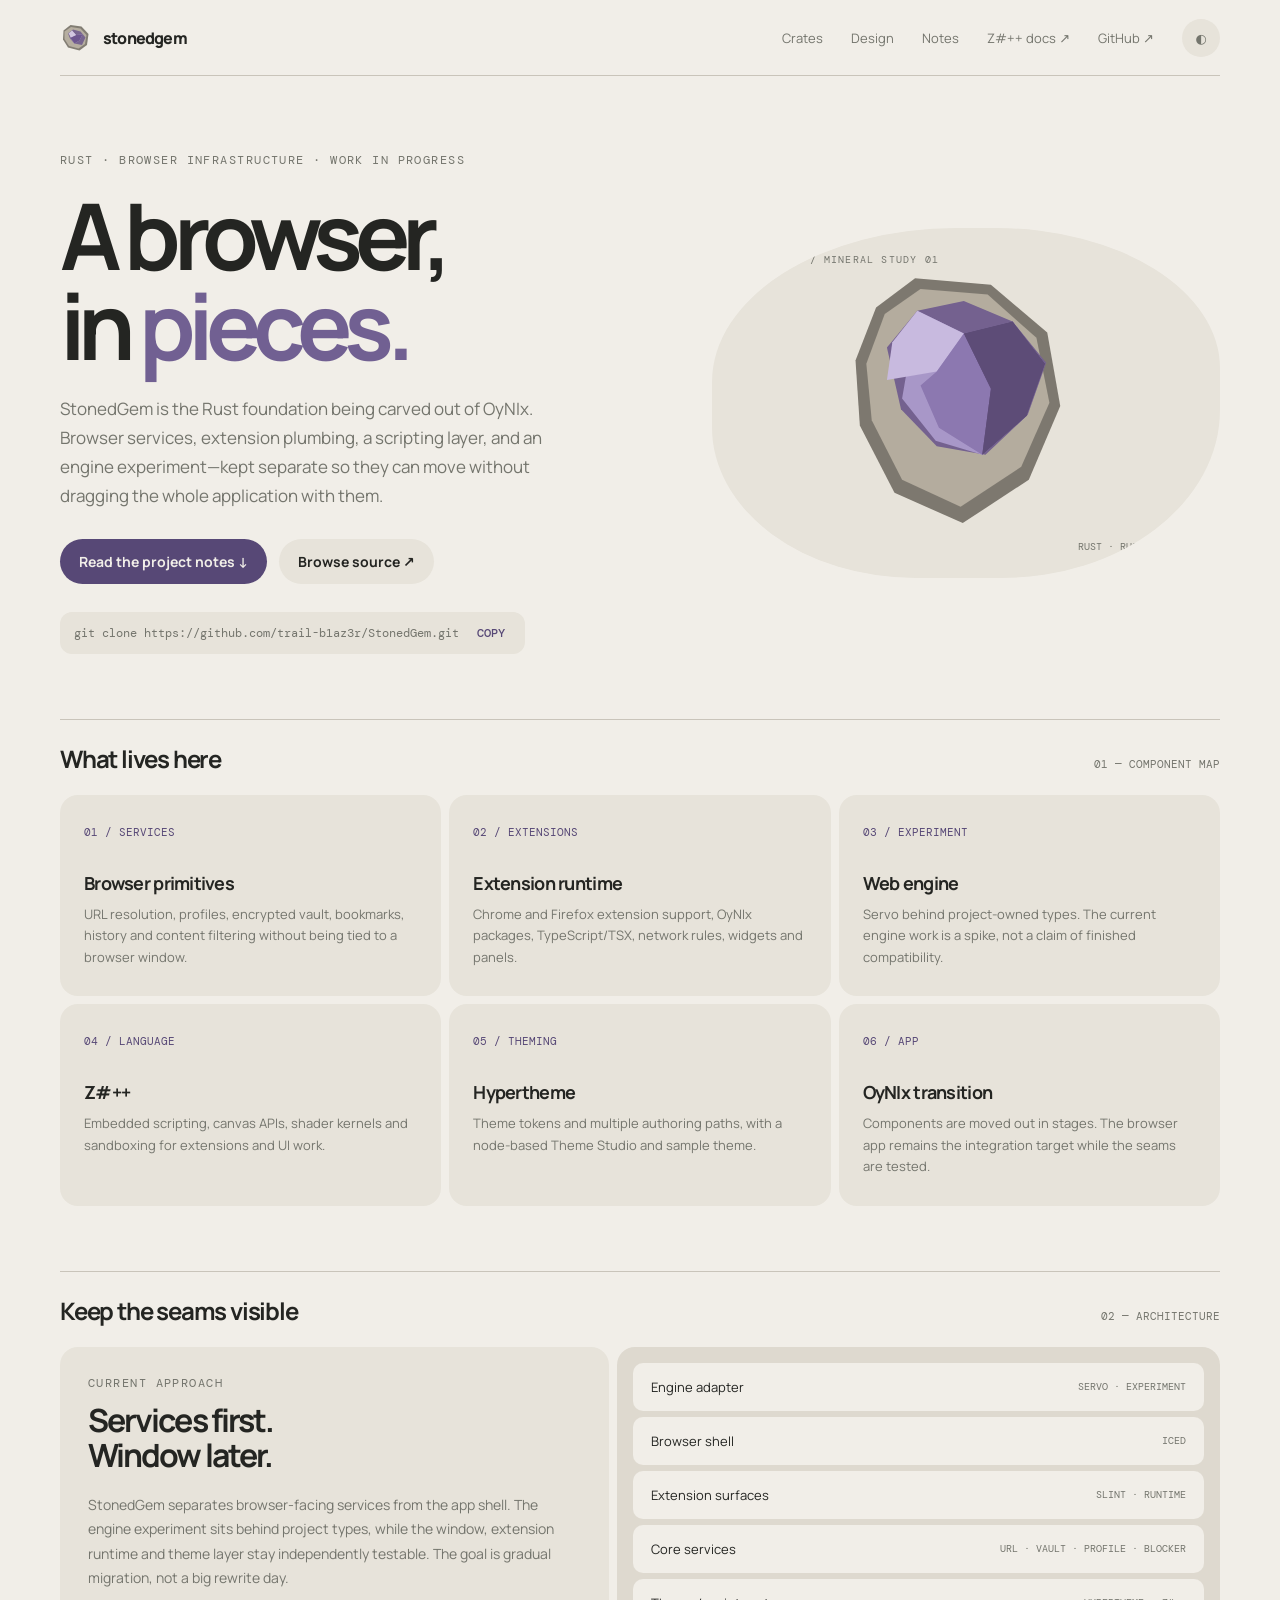
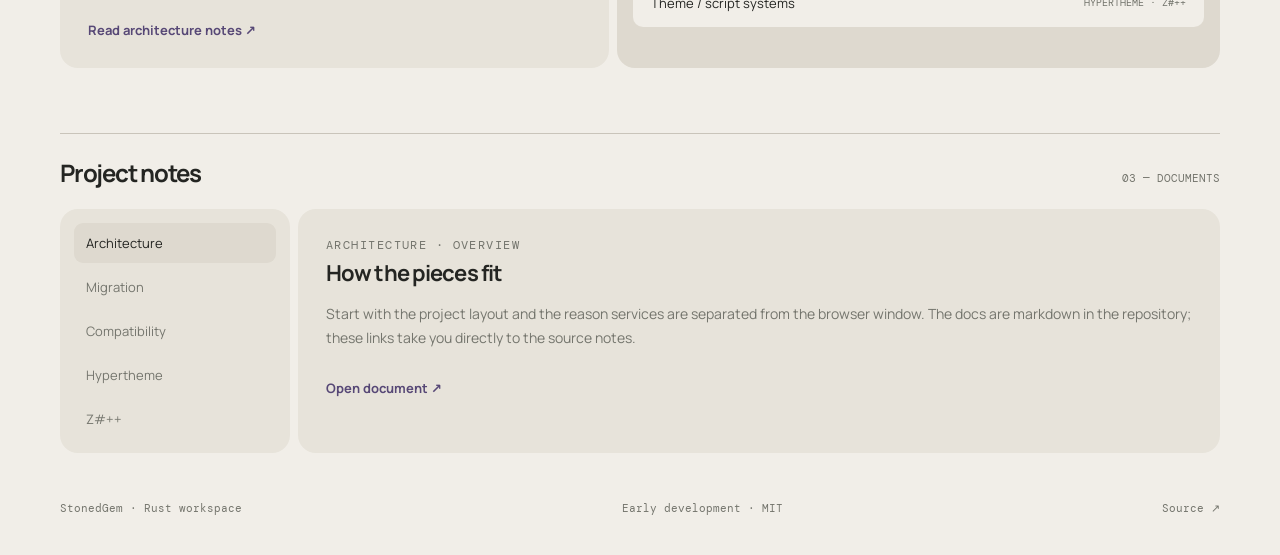
<file: index.html>
<!doctype html>
<html lang="en">
<head>
<meta charset="utf-8"><meta name="viewport" content="width=device-width,initial-scale=1">
<meta name="theme-color" content="#f1eee8"><meta name="description" content="StonedGem is a modular browser platform in Rust, without Chromium or Qt.">
<title>StonedGem — Browser components, in Rust</title>
<style>
@import url('https://fonts.googleapis.com/css2?family=DM+Mono:wght@400;500&family=Manrope:wght@400;500;600;700;800&display=swap');
:root{color-scheme:light;--bg:#f1eee8;--ink:#242522;--muted:#74756d;--panel:#e7e3da;--panel2:#ded9cf;--violet:#716092;--violet-dark:#574876;--line:#c9c4ba;--mono:'DM Mono',monospace;--sans:'Manrope',system-ui,sans-serif}
[data-theme=dark]{color-scheme:dark;--bg:#222321;--ink:#e9e6df;--muted:#aaa99f;--panel:#2d2e2b;--panel2:#383934;--violet:#b4a5d4;--violet-dark:#d0c5e4;--line:#4b4c46}
*{box-sizing:border-box}html{scroll-behavior:smooth}body{margin:0;background:var(--bg);color:var(--ink);font-family:var(--sans);transition:background .25s,color .25s}a{color:inherit;text-decoration:none}button{font:inherit;color:inherit;cursor:pointer} .wrap{width:min(1160px,calc(100% - 48px));margin:auto}
header{height:76px;display:flex;align-items:center;justify-content:space-between;border-bottom:1px solid var(--line)}.brand{display:flex;align-items:center;gap:11px;font-weight:800;letter-spacing:-.05em}.brand svg{width:32px;height:32px}.nav{display:flex;align-items:center;gap:28px;font-size:13px;color:var(--muted)}.nav a:hover{color:var(--ink)}.theme{border:0;background:var(--panel);border-radius:50%;width:38px;height:38px}
main{padding:76px 0 20px}.hero{display:grid;grid-template-columns:1.1fr .9fr;gap:30px;align-items:center;min-height:400px}.eyebrow,.kicker{font:12px var(--mono);text-transform:uppercase;letter-spacing:.12em;color:var(--muted)}h1{font-size:clamp(48px,7.4vw,92px);letter-spacing:-.085em;line-height:.98;margin:22px 0 25px;font-weight:700;max-width:760px}h1 span{color:var(--violet)}.intro{font-size:17px;line-height:1.7;max-width:520px;color:var(--muted)}.actions{display:flex;gap:12px;flex-wrap:wrap;margin:28px 0}.btn{padding:13px 19px;border-radius:999px;background:var(--violet-dark);color:var(--bg);font-size:14px;font-weight:700;transition:transform .22s cubic-bezier(.2,.8,.2,1),opacity .2s}.btn:hover{transform:translateY(-2px);opacity:.88}.btn.secondary{background:var(--panel);color:var(--ink)}.clone{display:inline-flex;align-items:center;gap:12px;background:var(--panel);padding:12px 14px;border-radius:12px;font:12px var(--mono);color:var(--muted);max-width:100%;overflow-wrap:anywhere}.clone button{border:0;background:transparent;color:var(--violet-dark);font-size:12px;font-weight:500}
.art{position:relative;display:flex;justify-content:center;align-items:center;min-height:350px;background:var(--panel);border-radius:48% 44% 43% 40% / 44% 40% 48% 43%;overflow:hidden}.art svg{width:min(260px,68%);height:auto;animation:float 7s ease-in-out infinite;filter:none}.art:before{content:'STONEDGEM / MINERAL STUDY 01';position:absolute;top:25px;left:26px;font:10px var(--mono);letter-spacing:.12em;color:var(--muted)}.art:after{content:'RUST · RUST · SERVO';position:absolute;bottom:25px;right:28px;font:10px var(--mono);color:var(--muted)}@keyframes float{50%{transform:translateY(-7px) rotate(1deg)}}.divider{border-top:1px solid var(--line);margin:65px 0 0}
.section-head{display:flex;align-items:baseline;justify-content:space-between;gap:18px;padding:22px 0 20px}.section-head h2{font-size:24px;letter-spacing:-.05em;margin:0}.section-head small{font:11px var(--mono);color:var(--muted)}
.modules{display:grid;grid-template-columns:repeat(3,1fr);gap:8px}.module{background:var(--panel);padding:24px 24px 28px;min-height:190px;border-radius:18px;transition:background .2s,transform .25s}.module:hover{background:var(--panel2);transform:translateY(-3px)}.module .num{font:11px var(--mono);color:var(--violet-dark)}.module h3{font-size:18px;margin:30px 0 9px;letter-spacing:-.04em}.module p{color:var(--muted);font-size:13px;line-height:1.65;margin:0}.architecture{display:grid;grid-template-columns:1fr 1.1fr;gap:8px}.arch-copy{background:var(--panel);border-radius:18px;padding:28px}.arch-copy h2{font-size:32px;line-height:1.1;letter-spacing:-.06em;margin:12px 0 20px}.arch-copy p{color:var(--muted);font-size:14px;line-height:1.75}.stack{background:var(--panel2);border-radius:18px;padding:16px;display:flex;flex-direction:column;gap:6px}.stack div{padding:15px 18px;background:var(--bg);border-radius:10px;display:flex;justify-content:space-between;align-items:center;font-size:13px}.stack small{font:10px var(--mono);color:var(--muted)}
.docs{display:grid;grid-template-columns:230px 1fr;gap:8px}.doc-list{display:flex;flex-direction:column;background:var(--panel);border-radius:18px;padding:14px;gap:4px}.doc-list a{padding:11px 12px;border-radius:9px;font-size:13px;color:var(--muted)}.doc-list a:hover,.doc-list a.active{background:var(--panel2);color:var(--ink)}.doc-detail{background:var(--panel);padding:28px;border-radius:18px;min-height:220px}.doc-detail h3{font-size:22px;letter-spacing:-.04em;margin:5px 0 12px}.doc-detail p{color:var(--muted);font-size:14px;line-height:1.7}.doc-detail code{display:block;white-space:pre-wrap;word-break:break-word;background:var(--bg);padding:17px;border-radius:10px;font:12px var(--mono);line-height:1.65}.read{display:inline-block;margin-top:16px;color:var(--violet-dark);font-size:13px;font-weight:700}
footer{display:flex;justify-content:space-between;align-items:center;padding:28px 0 40px;color:var(--muted);font:11px var(--mono)}.reveal{opacity:0;transform:translateY(12px);transition:opacity .6s,transform .6s}.reveal.shown{opacity:1;transform:none}
@media(max-width:760px){.wrap{width:min(100% - 32px,1160px)}header{height:64px}.nav{gap:14px}.nav a:nth-child(2),.nav a:nth-child(3){display:none}main{padding-top:40px}.hero{grid-template-columns:1fr;min-height:unset}.hero h1{font-size:clamp(48px,14vw,76px)}.art{min-height:290px;order:-1}.art svg{width:200px}.modules{grid-template-columns:1fr}.module{min-height:unset}.architecture{grid-template-columns:1fr}.docs{grid-template-columns:1fr}.doc-list{flex-direction:row;overflow:auto}.doc-list a{white-space:nowrap}.section-head{margin-top:12px}.divider{margin-top:40px}footer{gap:14px;flex-wrap:wrap}}
@media(prefers-reduced-motion:reduce){*,*:before,*:after{animation:none!important;transition:none!important;scroll-behavior:auto!important}.reveal{opacity:1;transform:none}}
</style>
</head>
<body>
<div class="wrap">
<header>
<a class="brand" href="#"><svg viewBox="0 0 64 64" aria-hidden="true"><path d="M7 17 21 6 43 9 57 24 54 46 39 57 16 51 6 35Z" fill="#827d73"/><path d="M9 19 22 10 41 13 53 26 50 44 37 53 18 48 9 34Z" fill="#b6aea0"/><path d="m16 23 10-8 15 4 10 12-7 15-15-3-9-10Z" fill="#77658f"/><path d="m24 17 8 9 13-1-6 12-10 6-9-12Z" fill="#b9a9d4"/><path d="m32 26 13-1-6 12-10 6-9-12Z" fill="#6d568f"/><path d="m24 17 8 9-10 5-5-8Z" fill="#d1c6e0"/></svg>stonedgem</a>
<nav class="nav"><a href="#modules">Crates</a><a href="#architecture">Design</a><a href="#docs">Notes</a><a href="zsharp/index.html">Z#++ docs ↗</a><a href="https://github.com/trail-b1az3r/StonedGem">GitHub ↗</a><button class="theme" id="theme" aria-label="Toggle color theme">◐</button></nav>
</header>
<main>
<section class="hero">
<div>
<div class="eyebrow">Rust · browser infrastructure · work in progress</div>
<h1>A browser,<br>in <span>pieces.</span></h1>
<p class="intro">StonedGem is the Rust foundation being carved out of OyNIx. Browser services, extension plumbing, a scripting layer, and an engine experiment—kept separate so they can move without dragging the whole application with them.</p>
<div class="actions"><a class="btn" href="#docs">Read the project notes ↓</a><a class="btn secondary" href="https://github.com/trail-b1az3r/StonedGem">Browse source ↗</a></div>
<div class="clone"><span>git clone https://github.com/trail-b1az3r/StonedGem.git</span><button id="copy">COPY</button></div>
</div>
<div class="art" aria-label="Geode logo illustration"><svg viewBox="0 0 240 260" role="img" aria-label="Faceted purple geode inside rough stone"><path d="M37 42 73 15 143 21 195 65 207 133 178 201 117 241 54 213 22 151 18 91Z" fill="#7d786f"/><path d="M45 48 78 25 140 30 185 70 197 130 171 189 115 226 61 201 33 146 28 94Z" fill="#b4ac9e"/><path d="m47 79 28-34 43-9 45 19 31 38-17 48-39 37-45-8-33-34Z" fill="#74618f"/><path d="m75 45 43 21 45-11 30 39-17 48-41 36-43-13-31-39Z" fill="#a897c8"/><path d="m118 66 45-11 30 39-17 48-41 36-25-51Z" fill="#65517f"/><path d="m75 45 43 21-25 35-46 8 5-35Z" fill="#c8badf"/><path d="m93 101 25-35 25 51-8 61-40-25-17-39Z" fill="#8c78b0"/><path d="m118 66 25 51-8 61 41-36 17-48-30-39Z" fill="#5d4c77"/></svg></div>
</section>
<section id="modules" class="reveal">
<div class="divider"></div><div class="section-head"><h2>What lives here</h2><small>01 — COMPONENT MAP</small></div>
<div class="modules">
<div class="module"><span class="num">01 / SERVICES</span><h3>Browser primitives</h3><p>URL resolution, profiles, encrypted vault, bookmarks, history and content filtering without being tied to a browser window.</p></div>
<div class="module"><span class="num">02 / EXTENSIONS</span><h3>Extension runtime</h3><p>Chrome and Firefox extension support, OyNIx packages, TypeScript/TSX, network rules, widgets and panels.</p></div>
<div class="module"><span class="num">03 / EXPERIMENT</span><h3>Web engine</h3><p>Servo behind project-owned types. The current engine work is a spike, not a claim of finished compatibility.</p></div>
<div class="module"><span class="num">04 / LANGUAGE</span><h3>Z#++</h3><p>Embedded scripting, canvas APIs, shader kernels and sandboxing for extensions and UI work.</p></div>
<div class="module"><span class="num">05 / THEMING</span><h3>Hypertheme</h3><p>Theme tokens and multiple authoring paths, with a node-based Theme Studio and sample theme.</p></div>
<div class="module"><span class="num">06 / APP</span><h3>OyNIx transition</h3><p>Components are moved out in stages. The browser app remains the integration target while the seams are tested.</p></div>
</div>
</section>
<section id="architecture" class="reveal">
<div class="divider"></div><div class="section-head"><h2>Keep the seams visible</h2><small>02 — ARCHITECTURE</small></div>
<div class="architecture">
<div class="arch-copy"><div class="kicker">Current approach</div><h2>Services first.<br>Window later.</h2><p>StonedGem separates browser-facing services from the app shell. The engine experiment sits behind project types, while the window, extension runtime and theme layer stay independently testable. The goal is gradual migration, not a big rewrite day.</p><a class="read" href="docs/ARCHITECTURE.md">Read architecture notes ↗</a></div>
<div class="stack"><div><span>Engine adapter</span><small>SERVO · EXPERIMENT</small></div><div><span>Browser shell</span><small>ICED</small></div><div><span>Extension surfaces</span><small>SLINT · RUNTIME</small></div><div><span>Core services</span><small>URL · VAULT · PROFILE · BLOCKER</small></div><div><span>Theme / script systems</span><small>HYPERTHEME · Z#++</small></div></div>
</div>
</section>
<section id="docs" class="reveal">
<div class="divider"></div><div class="section-head"><h2>Project notes</h2><small>03 — DOCUMENTS</small></div>
<div class="docs"><nav class="doc-list" aria-label="Documentation links"><a class="active" href="#" data-doc="architecture">Architecture</a><a href="#" data-doc="migration">Migration</a><a href="#" data-doc="compat">Compatibility</a><a href="#" data-doc="theme">Hypertheme</a><a href="#" data-doc="zsharp">Z#++</a></nav><article class="doc-detail" id="doc-detail"><div class="kicker">Architecture · overview</div><h3>How the pieces fit</h3><p>Start with the project layout and the reason services are separated from the browser window. The docs are markdown in the repository; these links take you directly to the source notes.</p><a class="read" href="docs/ARCHITECTURE.md">Open document ↗</a></article></div>
</section>
</main>
<footer><span>StonedGem · Rust workspace</span><span>Early development · MIT</span><a href="https://github.com/trail-b1az3r/StonedGem">Source ↗</a></footer>
</div>
<script>
const docs={architecture:{label:'Architecture · overview',title:'How the pieces fit',text:'Start with the project layout and the reason services are separated from the browser window. The docs are markdown in the repository; these links take you directly to the source notes.',url:'https://github.com/trail-b1az3r/StonedGem/blob/main/docs/ARCHITECTURE.md'},migration:{label:'Migration · roadmap',title:'Moving in stages',text:'OyNIx is moving onto StonedGem piece by piece. The migration notes track the order, boundaries and current status of that work.',url:'https://github.com/trail-b1az3r/StonedGem/blob/main/docs/MIGRATION.md'},compat:{label:'Compatibility · current status',title:'Implemented is not planned',text:'A list of what works, what is partial, what is experimental, and what has not been implemented. Use it before assuming a feature is supported.',url:'https://github.com/trail-b1az3r/StonedGem/blob/main/docs/COMPATIBILITY.md'},theme:{label:'Hypertheme · theming',title:'Themes are a system',text:'Hypertheme describes the format, supported authoring inputs, Theme Studio and how the browser consumes themes.',url:'https://github.com/trail-b1az3r/StonedGem/blob/main/docs/HYPERTHEME.md'},zsharp:{label:'Z#++ · scripting',title:'The extension language',text:'Read about the scripting runtime, canvas, GPU shader kernels, sandbox and the separate documentation source.',url:'zsharp/index.html'}};
document.querySelectorAll('[data-doc]').forEach(a=>a.addEventListener('click',e=>{e.preventDefault();document.querySelectorAll('[data-doc]').forEach(x=>x.classList.remove('active'));a.classList.add('active');const d=docs[a.dataset.doc];const panel=document.getElementById('doc-detail');panel.innerHTML='<div class="kicker">'+d.label+'</div><h3>'+d.title+'</h3><p>'+d.text+'</p><a class="read" href="'+d.url+'">Open document ↗</a>';}));
document.getElementById('copy').addEventListener('click',async()=>{try{await navigator.clipboard.writeText('git clone https://github.com/trail-b1az3r/StonedGem.git');document.getElementById('copy').textContent='COPIED';setTimeout(()=>document.getElementById('copy').textContent='COPY',1300)}catch{document.getElementById('copy').textContent='SELECT TEXT'}});
document.getElementById('theme').addEventListener('click',()=>{const dark=document.documentElement.dataset.theme!=='dark';document.documentElement.dataset.theme=dark?'dark':'light';localStorage.setItem('sg-theme',dark?'dark':'light')});if(localStorage.getItem('sg-theme'))document.documentElement.dataset.theme=localStorage.getItem('sg-theme');
const observer=new IntersectionObserver(entries=>entries.forEach(e=>{if(e.isIntersecting){e.target.classList.add('shown');observer.unobserve(e.target)}}),{threshold:.12});document.querySelectorAll('.reveal').forEach(el=>observer.observe(el));
</script>
</body></html>
</file>
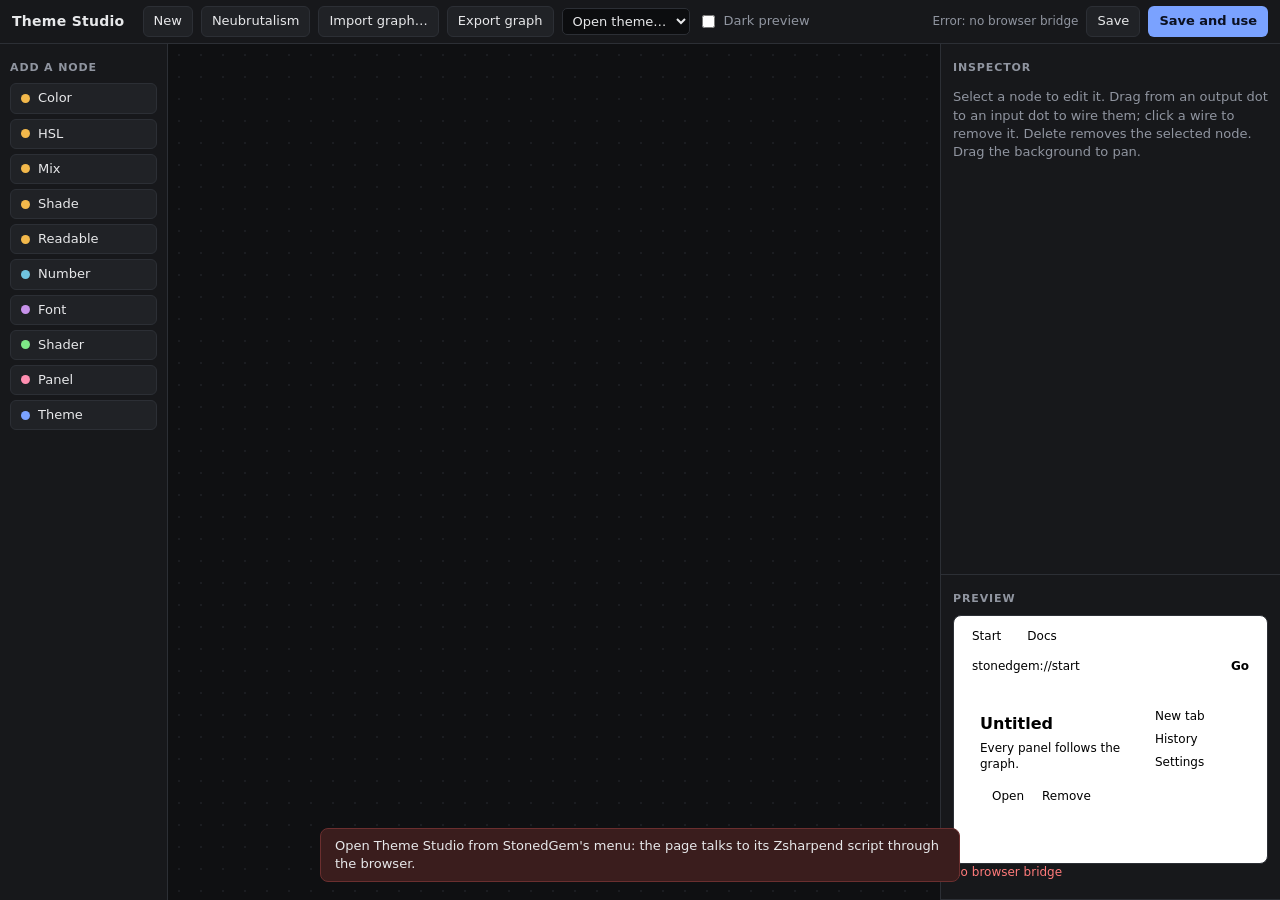
<file: crates/stonedgem-hypertheme/studio/extra.html>
<!DOCTYPE html>
<html lang="en">
<head>
<meta charset="utf-8">
<title>Theme Studio</title>
<style id="preview-css"></style>
<style>
/* The editor's own look (the theme being made only styles the preview). */
:root {
  --ed-bg: #0f1012; --ed-grid: #1b1d21; --ed-panel: #17181b; --ed-raise: #202226; --ed-line: #2c2f35;
  --ed-text: #e7e8ea; --ed-dim: #9095a0; --ed-sel: #7aa2ff; --ed-bad: #ff7a7a;
  --t-color: #f2b84b; --t-number: #6fc3df; --t-font: #c792ea; --t-shader: #7ee787; --t-panel: #ff8fb1;
}
* { box-sizing: border-box; }
html, body { margin: 0; height: 100%; background: var(--ed-bg); color: var(--ed-text); font: 13px/1.4 system-ui, "Segoe UI", Roboto, sans-serif; overflow: hidden; }
button, input, select, textarea { font: inherit; color: inherit; }
button { background: var(--ed-raise); border: 1px solid var(--ed-line); border-radius: 6px; padding: 5px 10px; cursor: pointer; }
button:hover { border-color: #444851; }
button.primary { background: var(--ed-sel); color: #0b1020; border-color: transparent; font-weight: 600; }
input, select, textarea { background: #0c0d0f; border: 1px solid var(--ed-line); border-radius: 5px; padding: 4px 6px; width: 100%; }
textarea { font: 12px/1.45 ui-monospace, "JetBrains Mono", Menlo, monospace; resize: vertical; }

#app { display: grid; grid-template: 44px 1fr / 168px 1fr 340px; height: 100vh; }
header { grid-column: 1 / -1; display: flex; align-items: center; gap: 8px; padding: 0 12px; border-bottom: 1px solid var(--ed-line); background: var(--ed-panel); }
header h1 { font-size: 14px; margin: 0 10px 0 0; font-weight: 600; letter-spacing: .02em; }
header .grow { flex: 1; }
header #status { color: var(--ed-dim); font-size: 12px; white-space: nowrap; overflow: hidden; text-overflow: ellipsis; max-width: 360px; }
header label { display: flex; align-items: center; gap: 6px; color: var(--ed-dim); }
header label input { width: auto; }

#palette { border-right: 1px solid var(--ed-line); background: var(--ed-panel); padding: 10px; overflow: auto; }
#palette h2, #side h2 { font-size: 11px; text-transform: uppercase; letter-spacing: .08em; color: var(--ed-dim); margin: 6px 0 8px; font-weight: 600; }
#palette button { display: flex; align-items: center; gap: 8px; width: 100%; margin-bottom: 5px; text-align: left; }
#palette button i { width: 9px; height: 9px; border-radius: 50%; flex: none; }

#board { position: relative; overflow: hidden; cursor: grab;
  background-color: var(--ed-bg);
  background-image: radial-gradient(var(--ed-grid) 1.2px, transparent 1.2px);
  background-size: 22px 22px; }
#board.panning { cursor: grabbing; }
#world { position: absolute; left: 0; top: 0; z-index: 1; }

.node { position: absolute; z-index: 1; width: 196px; background: var(--ed-panel); border: 1px solid var(--ed-line); border-radius: 9px; box-shadow: 0 6px 18px #0007; user-select: none; }
.node.sel { border-color: var(--ed-sel); box-shadow: 0 0 0 1px var(--ed-sel), 0 6px 18px #0007; }
.node .head { display: flex; align-items: center; gap: 7px; padding: 6px 9px; border-bottom: 1px solid var(--ed-line); cursor: move; border-radius: 9px 9px 0 0; }
.node .head b { font-weight: 600; flex: 1; overflow: hidden; text-overflow: ellipsis; white-space: nowrap; }
.node .head small { color: var(--ed-dim); }
.node .sw { width: 16px; height: 16px; border-radius: 4px; border: 1px solid #fff3; flex: none; }
.node .thumb { display: block; width: 100%; border-top: 1px solid var(--ed-line); image-rendering: pixelated; }
.node .ports { padding: 4px 0; }
.port { position: relative; display: flex; align-items: center; height: 20px; padding: 0 12px; color: var(--ed-dim); font-size: 12px; }
.port.out { justify-content: flex-end; color: var(--ed-text); }
.port .dot { position: absolute; width: 11px; height: 11px; border-radius: 50%; border: 2px solid var(--ed-panel); top: 4px; cursor: crosshair; }
.port.in .dot { left: -6px; }
.port.out .dot { right: -6px; }
.port .dot:hover, .port .dot.ok { transform: scale(1.35); }
.port.in.wired { color: var(--ed-text); }

#side { border-left: 1px solid var(--ed-line); background: var(--ed-panel); display: flex; flex-direction: column; min-height: 0; }
#side section { padding: 10px 12px; border-bottom: 1px solid var(--ed-line); }
#inspector { overflow: auto; flex: 1 1 40%; min-height: 0; }
#inspector .field { margin-bottom: 9px; }
#inspector .field span { display: block; color: var(--ed-dim); font-size: 11.5px; margin-bottom: 3px; }
#inspector .row { display: flex; gap: 6px; }
#inspector .row input[type=color] { width: 40px; padding: 1px; height: 28px; }
#inspector img { width: 100%; border-radius: 6px; border: 1px solid var(--ed-line); margin-top: 6px; image-rendering: pixelated; }
#inspector .hint { color: var(--ed-dim); }
#warnings { color: var(--ed-bad); font-size: 12px; }
#warnings:empty { display: none; }

/* The live preview: a small browser, drawn with the theme's own classes. */
#preview-wrap { flex: 0 0 auto; }
#preview { border-radius: 8px; overflow: hidden; border: 1px solid var(--ed-line); background: var(--ht-background, #fff); color: var(--ht-text, #000);
  font-family: var(--ht-font-family, system-ui), sans-serif; font-weight: var(--ht-font-weight, 400); }
#preview .bar { display: flex; flex-wrap: wrap; gap: 6px; padding: 8px; border-radius: 0 !important; border-width: 0 0 var(--ht-border-width, 1px) 0 !important; box-shadow: none !important; }
#preview .tab { padding: 4px 10px; font-size: 12px; box-shadow: none !important; }
#preview .tab.dim { background: transparent; border-color: transparent; }
#preview .addr { display: flex; gap: 6px; width: 100%; }
#preview .addr span { flex: 1; padding: 4px 10px; font-size: 12px; }
#preview .addr b { padding: 4px 10px; font-size: 12px; }
#preview .page { position: relative; padding: 14px; min-height: 176px; background-size: cover; background-position: center; }
#preview .card { padding: 12px; max-width: 200px; }
#preview .card h3 { margin: 0 0 4px; font-size: 16px; }
#preview .card p { margin: 0 0 10px; font-size: 12px; color: var(--ht-muted); }
#preview .card .go { display: inline-block; padding: 5px 12px; font-size: 12px; }
#preview .card .no { display: inline-block; margin-left: 6px; color: var(--ht-danger); font-size: 12px; }
#preview .popup { position: absolute; right: 12px; top: 12px; width: 112px; padding: 6px; font-size: 12px; }
#preview .popup div { padding: 3px 6px; }
#preview .popup div:first-child { background: var(--ht-accent); color: var(--ht-on-accent); border-radius: calc(var(--ht-radius) / 2); }

#parts { display: flex; flex-wrap: wrap; gap: 4px; margin-top: 8px; }
#parts button { font-size: 11px; padding: 2px 7px; }
header select { width: auto; max-width: 200px; }
#code { display: none; position: fixed; inset: 60px 360px 20px 190px; background: var(--ed-panel); border: 1px solid var(--ed-line); border-radius: 10px; box-shadow: 0 20px 60px #000a; flex-direction: column; z-index: 5; }
#code.open { display: flex; }
#code header { border-radius: 10px 10px 0 0; }
#code textarea { flex: 1; border: 0; border-radius: 0 0 10px 10px; padding: 12px; resize: none; }
#nobridge { display: none; position: fixed; left: 50%; bottom: 18px; transform: translateX(-50%); background: #3a1d1d; border: 1px solid #6b2f2f; padding: 8px 14px; border-radius: 8px; }
</style>
</head>
<body>
<div id="app">
  <header>
    <h1>Theme Studio</h1>
    <button id="new">New</button>
    <button id="template">Neubrutalism</button>
    <button id="import">Import graph…</button>
    <button id="export">Export graph</button>
    <select id="open" title="Open an installed or built-in theme"><option value="">Open theme…</option></select>
    <label><input type="checkbox" id="dark"> Dark preview</label>
    <span class="grow"></span>
    <span id="status">Starting…</span>
    <button id="save">Save</button>
    <button id="apply" class="primary">Save and use</button>
  </header>
  <nav id="palette"><h2>Add a node</h2></nav>
  <main id="board"><div id="world"></div></main>
  <aside id="side">
    <section id="inspector"><h2>Inspector</h2><p class="hint">Select a node to edit it. Drag from an output dot to an input dot to wire them; click a wire to remove it. Drag the background to pan.</p></section>
    <section id="preview-wrap">
      <h2>Preview</h2>
      <div id="preview">
        <div class="bar ht-toolbar">
          <span class="tab ht-tab">Start</span><span class="tab ht-tab dim">Docs</span>
          <div class="addr"><span class="ht-field">stonedgem://start</span><b class="ht-button">Go</b></div>
        </div>
        <div class="page" id="page">
          <div class="card ht-card"><h3 id="pv-name">Untitled</h3><p>Every panel follows the graph.</p><span class="go ht-button">Open</span><span class="no">Remove</span></div>
          <div class="popup ht-popup"><div>New tab</div><div>History</div><div>Settings</div></div>
        </div>
      </div>
      <div id="warnings"></div>
      <div id="parts"></div>
    </section>
  </aside>
</div>
<div id="code"><header><h1 id="code-title">Part</h1><span class="grow"></span><button id="code-close">Close</button></header><textarea id="code-text" spellcheck="false"></textarea></div>
<div id="nobridge">Open Theme Studio from StonedGem's menu: the page talks to its Zsharpend script through the browser.</div>
<script>
"use strict";
// The built-in Neubrutalism graph (filled in when the extension is installed).
const TEMPLATE = /*NEUBRUTALISM_GRAPH*/null;

const COLOR_TOKENS = ["background", "surface", "surface_alt", "text", "muted", "accent", "on_accent", "border", "danger", "shadow"];
const NUMBER_TOKENS = ["radius", "border_width", "shadow_x", "shadow_y", "shadow_blur"];
const PANELS = ["toolbar", "tab", "card", "button", "field", "popup"];
const SAMPLE_SHADER = "fragment background(uv: vec2) -> color {\n    let a = vec3(1.0, 0.96, 0.86)\n    let b = vec3(1.0, 0.87, 0.35)\n    return vec4(mix(a, b, uv.y), 1.0)\n}\n";

// What each kind of node takes, gives and has.
const KINDS = {
  color:    { label: "Color",   out: "color",  ins: [], props: [["value", "color", "#ff5c8a"]] },
  hsl:      { label: "HSL",      out: "color",  ins: [], props: [["h", "number", 330], ["s", "number", 0.9], ["l", "number", 0.6]] },
  mix:      { label: "Mix",      out: "color",  ins: [["a", "color"], ["b", "color"]], props: [["t", "number", 0.5]] },
  shade:    { label: "Shade",    out: "color",  ins: [["color", "color"]], props: [["amount", "number", 0.2]] },
  readable: { label: "Readable", out: "color",  ins: [["on", "color"]], props: [["dark", "color", "#111111"], ["light", "color", "#ffffff"]] },
  number:   { label: "Number",   out: "number", ins: [], props: [["value", "number", 4]] },
  font:     { label: "Font",     out: "font",   ins: [], props: [["family", "text", "system-ui, sans-serif"], ["weight", "number", 600]] },
  shader:   { label: "Shader",   out: "shader", ins: [], props: [["code", "code", SAMPLE_SHADER]] },
  panel:    { label: "Panel",    out: "panel",  ins: [["fill", "color"], ["text", "color"], ["border", "color"], ["radius", "number"], ["border_width", "number"], ["shadow_x", "number"], ["shadow_y", "number"]],
              props: [["panel", ["toolbar", "tab", "card", "button", "field", "popup"], "card"]] },
  theme:    { label: "Theme",    out: null,
              ins: COLOR_TOKENS.map(k => [k, "color"]).concat(NUMBER_TOKENS.map(k => [k, "number"]), [["font", "font"], ["backdrop", "shader"], ["panels", "panel", true]]),
              props: [["mode", ["light", "dark"], "light"], ["name", "text", "My theme"], ["author", "text", ""], ["description", "text", ""], ["glass", "bool", false]] },
};
// Wires are drawn on a canvas, so they need real colors.
const WIRE_COLOR = { color: "#f2b84b", number: "#6fc3df", font: "#c792ea", shader: "#7ee787", panel: "#ff8fb1" };
const TYPE_COLOR = { color: "var(--t-color)", number: "var(--t-number)", font: "var(--t-font)", shader: "var(--t-shader)", panel: "var(--t-panel)" };

let graph = { version: 1, nodes: [], wires: [] };
let selected = null, values = {}, thumbs = {}, files = {}, pan = { x: 40, y: 20 };
const $ = (s) => document.querySelector(s);
// Wires are drawn off screen and shown as the board's background, so they
// always sit under the nodes.
const board = $("#board"), world = $("#world"), canvas = document.createElement("canvas");
let drawn = []; // the wires on screen: { i, a, b } in board coordinates
const bridge = typeof chrome !== "undefined" && chrome.runtime && chrome.runtime.sendMessage;

function send(msg) {
  if (!bridge) { $("#nobridge").style.display = "block"; return Promise.reject(new Error("no browser bridge")); }
  return chrome.runtime.sendMessage(msg);
}
function status(t) { $("#status").textContent = t; }
function node(id) { return graph.nodes.find(n => n.id === id); }
function kind(n) { return KINDS[n.type] || { label: n.type, out: null, ins: [], props: [] }; }
function esc(s) { return String(s).replace(/[&<>"]/g, c => ({ "&": "&amp;", "<": "&lt;", ">": "&gt;", '"': "&quot;" })[c]); }
function title(n) {
  if (n.type === "theme") return (n.props.mode === "dark" ? "Theme · dark" : "Theme · " + (n.props.name || "light"));
  if (n.type === "panel") return "Panel · " + n.props.panel;
  return kind(n).label;
}

// ── Drawing ───────────────────────────────────────────────────────────────

function render() {
  world.querySelectorAll(".node").forEach(e => e.remove());
  for (const n of graph.nodes) world.appendChild(nodeEl(n));
  drawWires();
  inspector();
}

function nodeEl(n) {
  const k = kind(n), el = document.createElement("div");
  el.className = "node" + (selected === n.id ? " sel" : "");
  el.style.left = n.x + "px"; el.style.top = n.y + "px"; el.dataset.id = n.id;
  const v = values[n.id];
  const sw = typeof v === "string" && v[0] === "#" ? `<span class="sw" style="background:${esc(v)}"></span>` : "";
  const num = typeof v === "number" ? `<small>${+v.toFixed(2)}</small>` : "";
  let html = `<div class="head" style="border-top:3px solid ${k.out ? TYPE_COLOR[k.out] : "var(--ed-sel)"}">${sw}<b>${esc(title(n))}</b>${num}</div><div class="ports">`;
  for (const [name, type] of k.ins) {
    const wired = graph.wires.some(w => w.to === n.id && w.in === name);
    html += `<div class="port in${wired ? " wired" : ""}" data-port="${name}" data-type="${type}"><i class="dot" style="background:${TYPE_COLOR[type]}"></i>${name.replace(/_/g, " ")}</div>`;
  }
  if (k.out) html += `<div class="port out" data-type="${k.out}">${k.out}<i class="dot" style="background:${TYPE_COLOR[k.out]}"></i></div>`;
  html += "</div>";
  if (thumbs[n.id]) html += `<img class="thumb" src="${thumbs[n.id]}">`;
  el.innerHTML = html;
  el.querySelector(".head").addEventListener("mousedown", (e) => dragNode(e, n));
  el.addEventListener("mousedown", (e) => { e.stopPropagation(); if (selected !== n.id) { selected = n.id; render(); } });
  const out = el.querySelector(".port.out .dot");
  if (out) out.addEventListener("mousedown", (e) => { e.stopPropagation(); dragWire(e, n); });
  return el;
}

function portPos(id, port) {
  const el = world.querySelector(`.node[data-id="${CSS.escape(id)}"]`);
  if (!el) return null;
  const dot = port === null ? el.querySelector(".port.out .dot") : el.querySelector(`.port.in[data-port="${port}"] .dot`);
  if (!dot) return null;
  const r = dot.getBoundingClientRect(), w = board.getBoundingClientRect();
  return { x: r.left - w.left + r.width / 2, y: r.top - w.top + r.height / 2 };
}
// A wire's curve: four control points.
function controls(a, b) {
  const dx = Math.max(40, Math.abs(b.x - a.x) * 0.5);
  return [a, { x: a.x + dx, y: a.y }, { x: b.x - dx, y: b.y }, b];
}
function stroke(ctx, a, b, color, dashed) {
  const [p0, p1, p2, p3] = controls(a, b);
  ctx.beginPath();
  ctx.setLineDash(dashed ? [6, 5] : []);
  ctx.strokeStyle = color;
  ctx.lineWidth = 2.5;
  ctx.moveTo(p0.x, p0.y);
  ctx.bezierCurveTo(p1.x, p1.y, p2.x, p2.y, p3.x, p3.y);
  ctx.stroke();
}
function drawWires(draft) {
  const w = board.clientWidth, h = board.clientHeight;
  if (canvas.width !== w || canvas.height !== h) { canvas.width = w; canvas.height = h; }
  const ctx = canvas.getContext("2d");
  ctx.clearRect(0, 0, w, h);
  drawn = [];
  graph.wires.forEach((wire, i) => {
    const a = portPos(wire.from, null), b = portPos(wire.to, wire.in), f = node(wire.from);
    if (!(a && b && f)) return;
    stroke(ctx, a, b, WIRE_COLOR[kind(f).out] || "#888888", false);
    drawn.push({ i, a, b });
  });
  if (draft) stroke(ctx, draft.a, draft.b, draft.color, true);
  board.style.backgroundImage = `url(${canvas.toDataURL()}), radial-gradient(var(--ed-grid) 1.2px, transparent 1.2px)`;
  board.style.backgroundSize = `${w}px ${h}px, 22px 22px`;
  board.style.backgroundRepeat = "no-repeat, repeat";
}
// The wire under a point (board coordinates), if any: the curve sampled.
function wireAt(pt) {
  for (const d of drawn) {
    const [p0, p1, p2, p3] = controls(d.a, d.b);
    for (let k = 0; k <= 32; k++) {
      const t = k / 32, u = 1 - t;
      const x = u * u * u * p0.x + 3 * u * u * t * p1.x + 3 * u * t * t * p2.x + t * t * t * p3.x;
      const y = u * u * u * p0.y + 3 * u * u * t * p1.y + 3 * u * t * t * p2.y + t * t * t * p3.y;
      if (Math.hypot(x - pt.x, y - pt.y) < 6) return d.i;
    }
  }
  return -1;
}

// ── Interaction ───────────────────────────────────────────────────────────

function local(e) {
  const r = board.getBoundingClientRect();
  return { x: e.clientX - r.left, y: e.clientY - r.top };
}
function dragNode(e, n) {
  e.preventDefault(); e.stopPropagation();
  selected = n.id;
  const start = { x: e.clientX, y: e.clientY, nx: n.x, ny: n.y };
  const el = world.querySelector(`.node[data-id="${CSS.escape(n.id)}"]`);
  world.querySelectorAll(".node.sel").forEach(x => x.classList.remove("sel"));
  el.classList.add("sel");
  const move = (m) => { n.x = Math.round(start.nx + m.clientX - start.x); n.y = Math.round(start.ny + m.clientY - start.y); el.style.left = n.x + "px"; el.style.top = n.y + "px"; drawWires(); };
  const up = () => { removeEventListener("mousemove", move); removeEventListener("mouseup", up); inspector(); store(); };
  addEventListener("mousemove", move); addEventListener("mouseup", up);
}
function dragWire(e, from) {
  e.preventDefault();
  const type = kind(from).out, a = portPos(from.id, null);
  const targets = [...world.querySelectorAll(`.port.in[data-type="${type}"] .dot`)].filter(d => d.closest(".node").dataset.id !== from.id);
  targets.forEach(d => d.classList.add("ok"));
  const move = (m) => drawWires({ a, b: local(m), color: WIRE_COLOR[type] });
  const up = (m) => {
    removeEventListener("mousemove", move); removeEventListener("mouseup", up);
    targets.forEach(d => d.classList.remove("ok"));
    const hit = document.elementFromPoint(m.clientX, m.clientY);
    const port = hit && hit.closest && hit.closest(".port.in");
    if (port && targets.includes(port.querySelector(".dot"))) {
      const to = port.closest(".node").dataset.id, name = port.dataset.port;
      const multi = (kind(node(to)).ins.find(p => p[0] === name) || [])[2];
      if (!multi) graph.wires = graph.wires.filter(w => !(w.to === to && w.in === name));
      if (!graph.wires.some(w => w.from === from.id && w.to === to && w.in === name)) graph.wires.push({ from: from.id, to, in: name });
      changed();
    } else drawWires();
  };
  addEventListener("mousemove", move); addEventListener("mouseup", up);
}
board.addEventListener("mousedown", (e) => {
  if (e.button !== 0) return;
  const hit = wireAt(local(e));
  if (hit >= 0) { graph.wires.splice(hit, 1); changed(); return; }
  if (selected) { selected = null; render(); }
  board.classList.add("panning");
  const start = { x: e.clientX, y: e.clientY, px: pan.x, py: pan.y };
  const move = (m) => { pan.x = start.px + m.clientX - start.x; pan.y = start.py + m.clientY - start.y; place(); };
  const up = () => { board.classList.remove("panning"); removeEventListener("mousemove", move); removeEventListener("mouseup", up); };
  addEventListener("mousemove", move); addEventListener("mouseup", up);
});
function place() { world.style.transform = `translate(${pan.x}px, ${pan.y}px)`; drawWires(); }
addEventListener("resize", () => drawWires());
addEventListener("keydown", (e) => {
  if ((e.key === "Delete" || e.key === "Backspace") && selected && !/INPUT|TEXTAREA|SELECT/.test(document.activeElement.tagName)) {
    graph.nodes = graph.nodes.filter(n => n.id !== selected);
    graph.wires = graph.wires.filter(w => w.from !== selected && w.to !== selected);
    selected = null; changed();
  }
  if (e.key === "Escape") $("#code").classList.remove("open");
});

function addNode(type) {
  const k = KINDS[type], props = {};
  for (const [name, , def] of k.props) props[name] = def;
  let i = 1; while (node(type + i)) i++;
  const n = { id: type + i, type, x: Math.round(-pan.x + 220 + Math.random() * 120), y: Math.round(-pan.y + 120 + Math.random() * 120), props };
  graph.nodes.push(n); selected = n.id; changed();
}

// ── Inspector ─────────────────────────────────────────────────────────────

function inspector() {
  const box = $("#inspector"), n = selected && node(selected);
  if (!n) { box.innerHTML = '<h2>Inspector</h2><p class="hint">Select a node to edit it. Drag from an output dot to an input dot to wire them; click a wire to remove it. Delete removes the selected node. Drag the background to pan.</p>'; return; }
  let html = `<h2>${esc(title(n))} <small style="text-transform:none;letter-spacing:0">(${esc(n.id)})</small></h2>`;
  for (const [name, type] of kind(n).props) {
    const v = n.props[name];
    html += `<label class="field"><span>${name.replace(/_/g, " ")}</span>`;
    if (type === "color") html += `<div class="row"><input type="color" data-p="${name}" value="${esc(v)}"><input data-p="${name}" value="${esc(v)}"></div>`;
    else if (type === "number") html += `<input type="number" step="any" data-p="${name}" data-num value="${esc(v)}">`;
    else if (type === "bool") html += `<input type="checkbox" style="width:auto" data-p="${name}" data-bool ${v ? "checked" : ""}>`;
    else if (type === "code") html += `<textarea rows="14" data-p="${name}" spellcheck="false">${esc(v)}</textarea>`;
    else if (Array.isArray(type)) html += `<select data-p="${name}">${type.map(o => `<option${o === v ? " selected" : ""}>${o}</option>`).join("")}</select>`;
    else html += `<input data-p="${name}" value="${esc(v)}">`;
    html += "</label>";
  }
  if (n.type === "shader") html += `<span class="hint">Drawn by Zsharpend's .zsg renderer:</span>${thumbs[n.id] ? `<img src="${thumbs[n.id]}">` : ""}`;
  if (values[n.id] !== undefined && typeof values[n.id] !== "object") html += `<p class="hint">Gives <b>${esc(values[n.id])}</b></p>`;
  box.innerHTML = html;
  box.querySelectorAll("[data-p]").forEach(inp => inp.addEventListener("input", () => {
    let v = inp.dataset.bool !== undefined ? inp.checked : inp.value;
    if (inp.dataset.num !== undefined) { v = parseFloat(v); if (isNaN(v)) return; }
    n.props[inp.dataset.p] = v;
    box.querySelectorAll(`[data-p="${inp.dataset.p}"]`).forEach(o => { if (o !== inp && o.type !== "checkbox") o.value = v; });
    if (n.type === "shader") shader(n);
    changed(true);
  }));
}

// ── Talking to script.zxx ─────────────────────────────────────────────────

let timer = null, seq = 0;
function changed(keepInspector) {
  if (!keepInspector) render(); else drawWires();
  store();
  clearTimeout(timer);
  timer = setTimeout(compile, 220);
}
function store() {
  if (bridge) chrome.storage.local.set({ graph: JSON.stringify(graph) }).catch(() => {});
}
async function compile() {
  const mine = ++seq;
  status("Compiling with Zsharpend…");
  try {
    const r = await send({ kind: "compile", graph, dark: $("#dark").checked });
    if (mine !== seq) return;
    files = r.files || {};
    values = r.values || {};
    $("#preview-css").textContent = r.css || "";
    $("#pv-name").textContent = r.name || "Untitled";
    $("#warnings").innerHTML = (r.warnings || []).map(w => `<div>⚠ ${esc(w)}</div>`).join("");
    $("#parts").innerHTML = Object.keys(files).sort().map(f => `<button data-f="${esc(f)}">${esc(f)}</button>`).join("");
    $("#parts").querySelectorAll("button").forEach(b => b.addEventListener("click", () => {
      $("#code-title").textContent = b.dataset.f; $("#code-text").value = files[b.dataset.f]; $("#code").classList.add("open");
    }));
    const bd = files["background.zsg"];
    $("#page").style.backgroundImage = bd && thumbs.__backdrop ? `url(${thumbs.__backdrop})` : "none";
    if (bd && bd !== thumbs.__backdropSrc) backdrop(bd);
    status(`${Object.keys(files).length} parts · ${(r.warnings || []).length} warnings`);
    const sel = selected; render(); selected = sel;
  } catch (e) {
    if (mine === seq) { status("Error: " + e.message); $("#warnings").textContent = e.message; }
  }
}
async function shader(n) {
  try {
    const r = await send({ kind: "shader", code: n.props.code });
    thumbs[n.id] = r.image;
    const img = world.querySelector(`.node[data-id="${CSS.escape(n.id)}"] .thumb`);
    if (img) img.src = r.image; else render();
    const ins = $("#inspector img"); if (ins && selected === n.id) ins.src = r.image;
  } catch (e) { status("Shader: " + e.message); }
}
async function backdrop(code) {
  thumbs.__backdropSrc = code;
  try {
    const r = await send({ kind: "shader", code });
    thumbs.__backdrop = r.image;
    $("#page").style.backgroundImage = `url(${r.image})`;
  } catch (e) { /* shown on the node */ }
}
async function save(use) {
  status(use ? "Saving and applying…" : "Saving…");
  try {
    const r = await send({ kind: use ? "apply" : "save", graph });
    status(`Saved as ${r.file}` + (use ? " and in use" : ""));
    listThemes();
  } catch (e) { status("Not saved: " + e.message); $("#warnings").textContent = e.message; }
}

function load(g) {
  graph = { version: 1, nodes: g.nodes || [], wires: g.wires || [] };
  // A theme opened from the browser keeps the parts the Studio doesn't
  // make (power parts, modules…) and where it came from (its pictures).
  if (g.extras) graph.extras = g.extras;
  if (g.base) graph.base = g.base;
  for (const n of graph.nodes) { n.props = n.props || {}; }
  selected = null; values = {}; thumbs = {};
  render(); compile();
  graph.nodes.filter(n => n.type === "shader").forEach(shader);
}

// ── Start ─────────────────────────────────────────────────────────────────

for (const [type, k] of Object.entries(KINDS)) {
  const b = document.createElement("button");
  b.innerHTML = `<i style="background:${k.out ? TYPE_COLOR[k.out] : "var(--ed-sel)"}"></i>${k.label}`;
  b.addEventListener("click", () => addNode(type));
  $("#palette").appendChild(b);
}
async function listThemes() {
  try {
    const r = await send({ kind: "list" });
    const sel = $("#open");
    sel.innerHTML = '<option value="">Open theme…</option>' + (r.themes || []).map(t => `<option value="${esc(t[0])}">${esc(t[1])}${/\.phypertheme$/.test(t[0]) ? " (power)" : ""}</option>`).join("");
  } catch (e) { /* no bridge */ }
}
async function openTheme(file) {
  status("Opening " + file + "…");
  try {
    const r = await send({ kind: "open", file });
    load(r.graph);
    const extra = (r.extras || []).length;
    status(`Opened ${r.name}` + (r.power ? " (power hypertheme)" : "") + (extra ? ` · ${extra} part(s) kept as they are` : "") + ((r.images || []).length ? ` · ${r.images.length} picture(s)` : ""));
  } catch (err) { status("Couldn't open it: " + err.message); }
}
$("#open").addEventListener("change", (e) => {
  const file = e.target.value;
  e.target.value = "";
  if (file) openTheme(file);
});
$("#new").addEventListener("click", () => {
  load({ nodes: [{ id: "theme1", type: "theme", x: 520, y: 40, props: { mode: "light", name: "My theme", author: "", description: "", glass: false } }], wires: [] });
});
$("#template").addEventListener("click", () => TEMPLATE && load(JSON.parse(JSON.stringify(TEMPLATE))));
$("#export").addEventListener("click", () => {
  $("#code-title").textContent = "graph.json"; $("#code-text").value = JSON.stringify(graph, null, 1); $("#code").classList.add("open");
});
$("#import").addEventListener("click", () => {
  const t = prompt("Paste a graph.json:");
  if (t) { try { load(JSON.parse(t)); } catch (e) { status("Not a graph: " + e.message); } }
});
$("#code-close").addEventListener("click", () => $("#code").classList.remove("open"));
$("#dark").addEventListener("change", compile);
$("#save").addEventListener("click", () => save(false));
$("#apply").addEventListener("click", () => save(true));
place();

(async () => {
  let g = null;
  if (bridge) {
    try { const s = await chrome.storage.local.get("graph"); if (s && s.graph) g = JSON.parse(s.graph); } catch (e) { /* first run */ }
  }
  // The browser can open a theme straight away: …/theme-studio.html#open=<file>
  const asked = /^#open=(.+)$/.exec(location.hash);
  if (asked) openTheme(decodeURIComponent(asked[1].replace(/\+/g, " ")));
  else load(g || TEMPLATE || { nodes: [], wires: [] });
  listThemes();
})();
</script>
</body>
</html>
</file>
